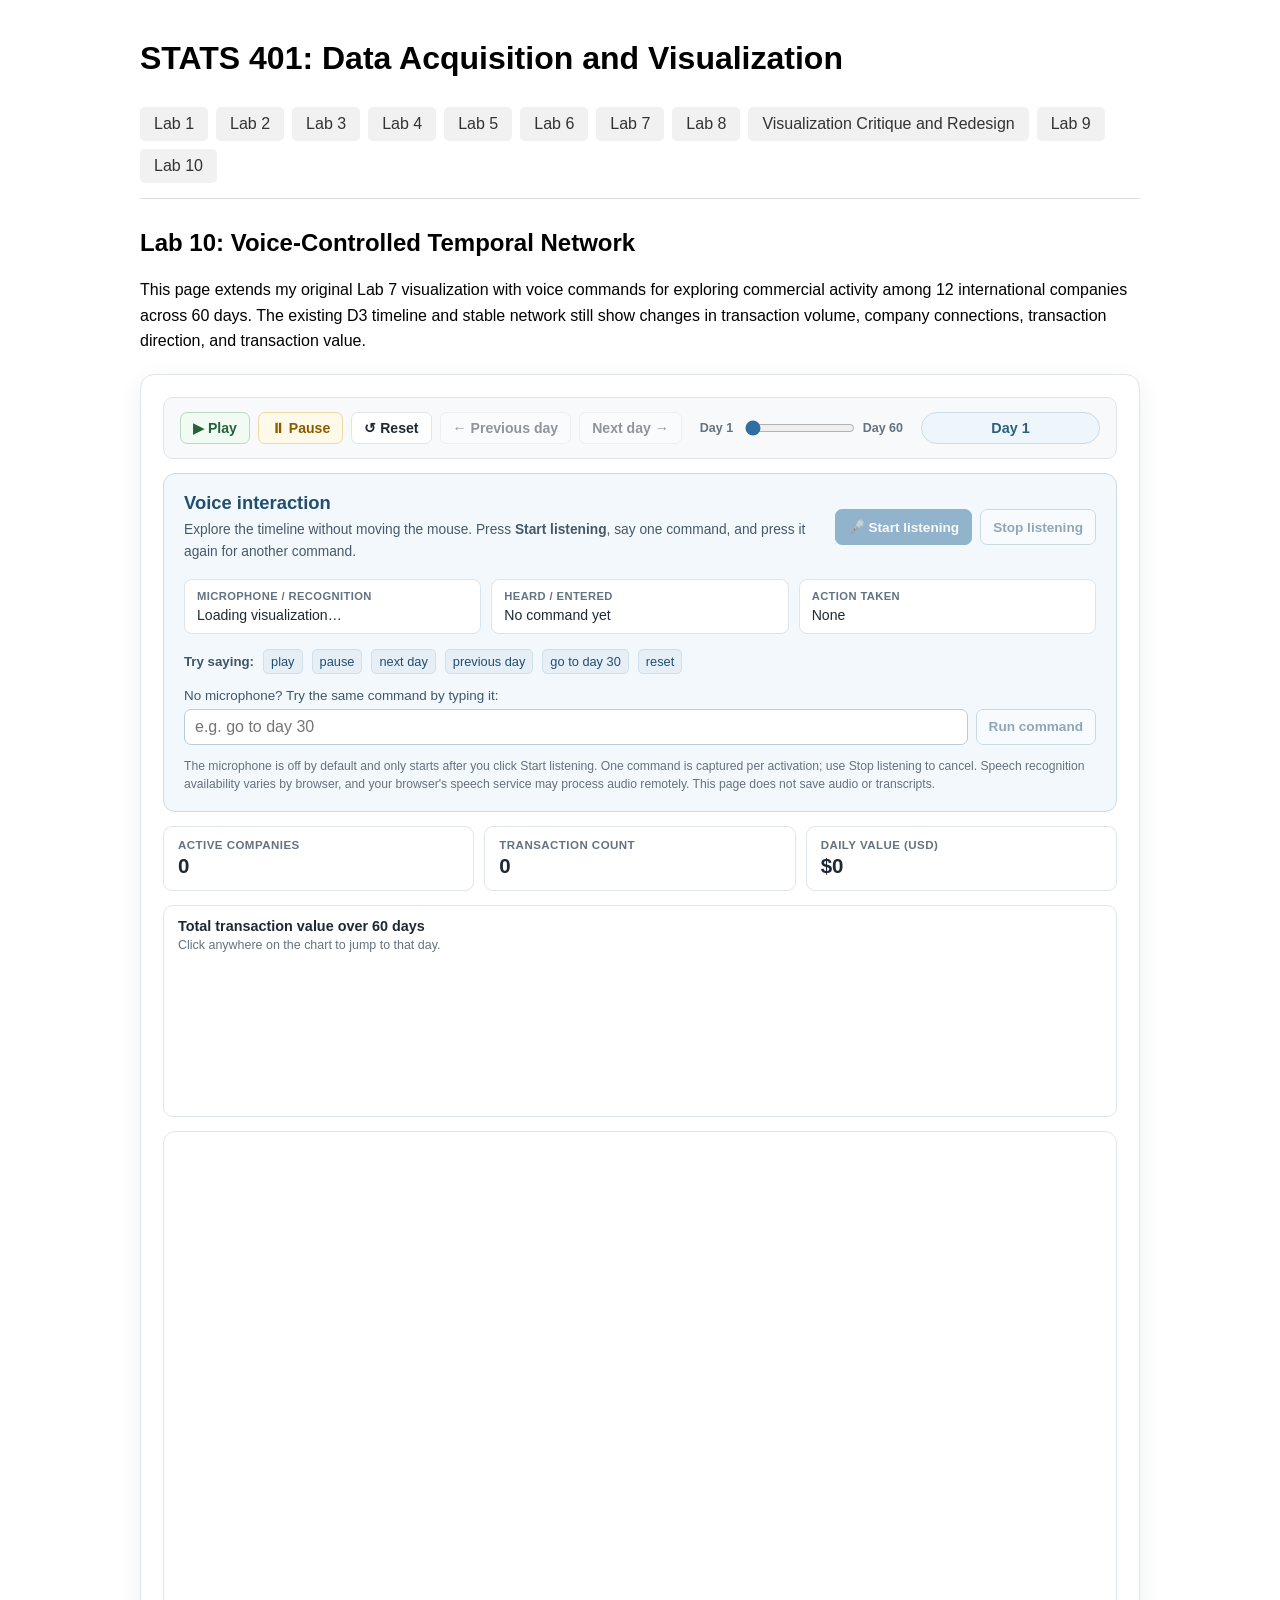
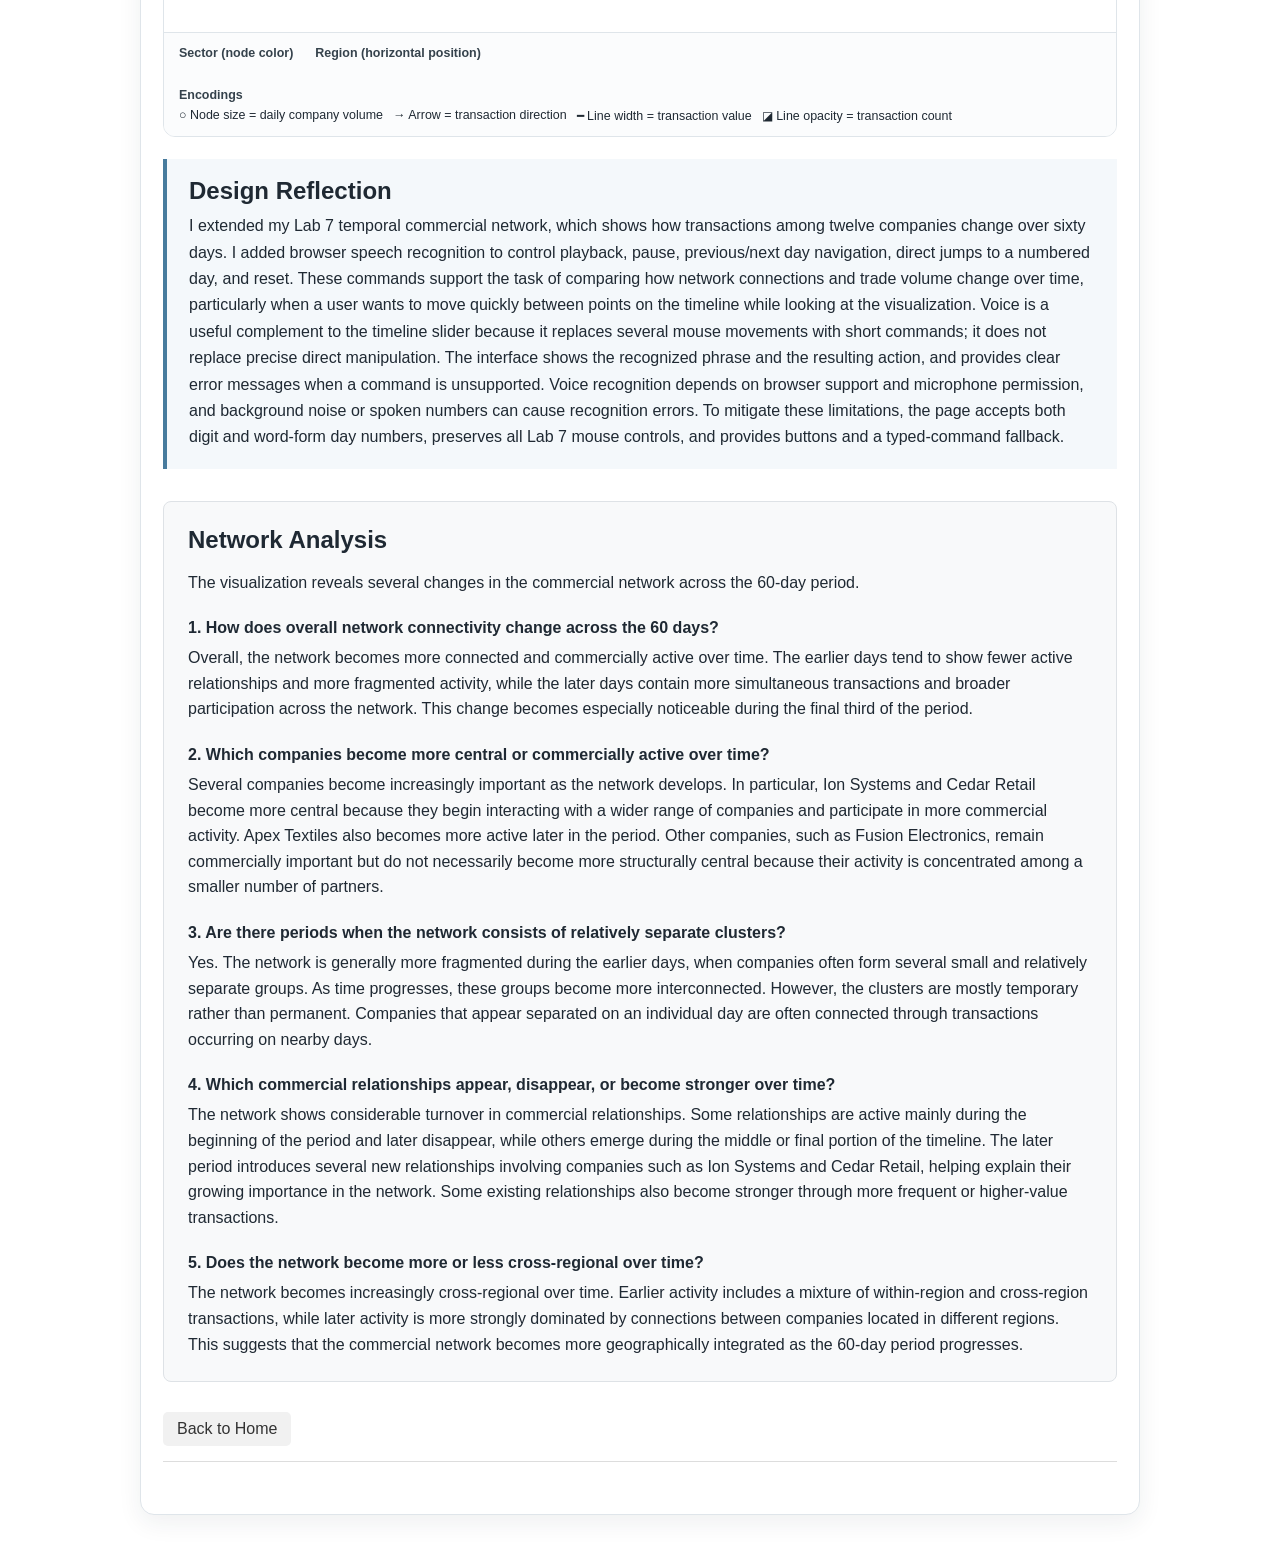
<file: lab10/index.html>
<!DOCTYPE html>
<html lang="en">
<head>
    <meta charset="UTF-8">
    <meta name="viewport" content="width=device-width, initial-scale=1.0">
    <title>Lab 10: Voice-Controlled Temporal Network</title>
    <link rel="stylesheet" href="../css/style.css">
    <link rel="stylesheet" href="../lab7/lab7.css">
    <link rel="stylesheet" href="lab10.css">
</head>
<body>
    <header>
        <h1>STATS 401: Data Acquisition and Visualization</h1>
    </header>

    <nav class="lab-nav">
        <a href="../lab1/index.html">Lab 1</a>
        <a href="../lab2/index.html">Lab 2</a>
        <a href="../lab3/index.html">Lab 3</a>
        <a href="../lab4/index.html">Lab 4</a>
        <a href="../lab5/index.html">Lab 5</a>
        <a href="../lab6/index.html">Lab 6</a>
        <a href="../lab7/index.html">Lab 7</a>
        <a href="../lab8/index.html">Lab 8</a>
        <a href="../dnas_critique_redesign/index.html">Visualization Critique and Redesign</a>
        <a href="../lab9/index.html">Lab 9</a>
        <a href="../lab10/index.html">Lab 10</a>
    </nav>

    <h2>Lab 10: Voice-Controlled Temporal Network</h2>
    <p>
        This page extends my original Lab 7 visualization with voice commands for exploring commercial activity
        among 12 international companies across 60 days. The existing D3 timeline and stable network still show
        changes in transaction volume, company connections, transaction direction, and transaction value.
    </p>

    <div class="lab7-wrapper">
        <div class="lab7-controls-panel">
            <div class="lab7-btn-group">
                <button id="play-btn" class="lab7-btn lab7-btn-play">▶ Play</button>
                <button id="pause-btn" class="lab7-btn lab7-btn-pause">⏸ Pause</button>
                <button id="reset-btn" class="lab7-btn lab7-btn-reset">↺ Reset</button>
                <button id="lab10-previous" class="lab7-btn" type="button">← Previous day</button>
                <button id="lab10-next" class="lab7-btn" type="button">Next day →</button>
            </div>

            <div class="lab7-slider-container">
                <label for="time-slider">Day 1</label>
                <input type="range" id="time-slider" min="1" max="60" value="1" step="1" aria-label="Select day of the commercial network">
                <label for="time-slider">Day 60</label>
            </div>

            <div id="date-label" class="lab7-date-badge">Day 1</div>
        </div>


        <section class="lab10-voice-panel" aria-labelledby="lab10-voice-heading">
            <div class="lab10-voice-heading-row">
                <div>
                    <h3 id="lab10-voice-heading">Voice interaction</h3>
                    <p>Explore the timeline without moving the mouse. Press <strong>Start listening</strong>, say one command, and press it again for another command.</p>
                </div>
                <div class="lab10-voice-buttons">
                    <button id="lab10-start-voice" type="button" disabled>🎤 Start listening</button>
                    <button id="lab10-stop-voice" type="button" disabled>Stop listening</button>
                </div>
            </div>

            <div class="lab10-feedback-grid" role="group" aria-label="Voice recognition feedback">
                <div class="lab10-feedback-cell">
                    <span class="lab10-feedback-label">Microphone / recognition</span>
                    <span id="lab10-voice-status" role="status" aria-live="polite">Loading visualization…</span>
                </div>
                <div class="lab10-feedback-cell">
                    <span class="lab10-feedback-label">Heard / entered</span>
                    <span id="lab10-transcript" aria-live="polite">No command yet</span>
                </div>
                <div class="lab10-feedback-cell">
                    <span class="lab10-feedback-label">Action taken</span>
                    <span id="lab10-action" aria-live="polite">None</span>
                </div>
            </div>
            <p id="lab10-command-error" class="lab10-command-error" role="alert" hidden></p>

            <div class="lab10-help">
                <strong>Try saying:</strong>
                <code>play</code> <code>pause</code> <code>next day</code>
                <code>previous day</code> <code>go to day 30</code> <code>reset</code>
            </div>
            <form id="lab10-command-form" class="lab10-command-form">
                <label for="lab10-command-input">No microphone? Try the same command by typing it:</label>
                <div class="lab10-command-row">
                    <input id="lab10-command-input" name="command" type="text" placeholder="e.g. go to day 30" autocomplete="off" disabled>
                    <button id="lab10-run-command" type="submit" disabled>Run command</button>
                </div>
            </form>
            <p class="lab10-privacy-note">The microphone is off by default and only starts after you click Start listening. One command is captured per activation; use Stop listening to cancel. Speech recognition availability varies by browser, and your browser's speech service may process audio remotely. This page does not save audio or transcripts.</p>
        </section>

        <div class="lab7-summary-bar">
            <div class="lab7-stat-card">
                <div class="lab7-card-label">Active Companies</div>
                <div id="stat-active-companies" class="lab7-card-value">0</div>
            </div>
            <div class="lab7-stat-card">
                <div class="lab7-card-label">Transaction Count</div>
                <div id="stat-active-links" class="lab7-card-value">0</div>
            </div>
            <div class="lab7-stat-card">
                <div class="lab7-card-label">Daily Value (USD)</div>
                <div id="stat-daily-value" class="lab7-card-value">$0</div>
            </div>
        </div>

        <div class="lab7-timeline-card">
            <h2 class="lab7-section-heading">Total transaction value over 60 days</h2>
            <p class="lab7-section-subtitle">Click anywhere on the chart to jump to that day.</p>
            <svg id="lab7-volume-chart" aria-label="Daily total transaction value over 60 days"></svg>
        </div>

        <div class="lab7-viz-container">
            <div id="tooltip" class="lab7-tooltip"></div>
            <svg id="lab7-network-svg" aria-label="Daily commercial transaction network"></svg>

            <div class="lab7-legend-container">
                <div class="lab7-legend-section">
                    <div class="lab7-legend-title">Sector (node color)</div>
                    <div id="sector-legend" class="lab7-legend-items"></div>
                </div>

                <div class="lab7-legend-section">
                    <div class="lab7-legend-title">Region (horizontal position)</div>
                    <div id="region-legend" class="lab7-legend-items"></div>
                </div>

                <div class="lab7-legend-section">
                    <div class="lab7-legend-title">Encodings</div>
                    <div class="lab7-legend-items">
                        <div>○ Node size = daily company volume</div>
                        <div>→ Arrow = transaction direction</div>
                        <div>━ Line width = transaction value</div>
                        <div>◪ Line opacity = transaction count</div>
                    </div>
                </div>
            </div>
        </div>


        <section class="lab10-reflection" aria-labelledby="lab10-reflection-heading">
            <h2 id="lab10-reflection-heading">Design Reflection</h2>
            <p>
                I extended my Lab 7 temporal commercial network, which shows how transactions among twelve companies
                change over sixty days. I added browser speech recognition to control playback, pause, previous/next
                day navigation, direct jumps to a numbered day, and reset. These commands support the task of
                comparing how network connections and trade volume change over time, particularly when a user wants
                to move quickly between points on the timeline while looking at the visualization. Voice is a useful
                complement to the timeline slider because it replaces several mouse movements with short commands;
                it does not replace precise direct manipulation. The interface shows the recognized phrase and the
                resulting action, and provides clear error messages when a command is unsupported. Voice recognition
                depends on browser support and microphone permission, and background noise or spoken numbers can
                cause recognition errors. To mitigate these limitations, the page accepts both digit and word-form
                day numbers, preserves all Lab 7 mouse controls, and provides buttons and a typed-command fallback.
            </p>
        </section>

        <section class="lab7-analysis">
            <h2>Network Analysis</h2>
            <p>
                The visualization reveals several changes in the commercial network
                across the 60-day period.
            </p>

            <div class="lab7-analysis-question">
                <h3>1. How does overall network connectivity change across the 60 days?</h3>
                <p>
                    Overall, the network becomes more connected and commercially active 
                    over time. The earlier days tend to show fewer active relationships
                     and more fragmented activity, while the later days contain more 
                     simultaneous transactions and broader participation across the network.
                      This change becomes especially noticeable during the final third of 
                      the period.
                </p>
            </div>

            <div class="lab7-analysis-question">
                <h3>2. Which companies become more central or commercially active over time?</h3>
                <p>
                    Several companies become increasingly important as the network develops. 
                    In particular, Ion Systems and Cedar Retail become more central because 
                    they begin interacting with a wider range of companies and participate 
                    in more commercial activity. Apex Textiles also becomes more active 
                    later in the period. Other companies, such as Fusion Electronics, 
                    remain commercially important but do not necessarily become more 
                    structurally central because their activity is concentrated among a 
                    smaller number of partners.
                </p>
            </div>

            <div class="lab7-analysis-question">
                <h3>3. Are there periods when the network consists of relatively separate clusters?</h3>
                <p>
                    Yes. The network is generally more fragmented during the earlier 
                    days, when companies often form several small and relatively separate 
                    groups. As time progresses, these groups become more interconnected. 
                    However, the clusters are mostly temporary rather than permanent. 
                    Companies that appear separated on an individual day are often connected 
                    through transactions occurring on nearby days.
                </p>
            </div>

            <div class="lab7-analysis-question">
                <h3>4. Which commercial relationships appear, disappear, or become stronger over time?</h3>
                <p>
                    The network shows considerable turnover in commercial relationships. 
                    Some relationships are active mainly during the beginning of the period 
                    and later disappear, while others emerge during the middle or final 
                    portion of the timeline. The later period introduces several new 
                    relationships involving companies such as Ion Systems and Cedar Retail, 
                    helping explain their growing importance in the network. Some existing 
                    relationships also become stronger through more frequent or 
                    higher-value transactions.
                </p>
            </div>

            <div class="lab7-analysis-question">
                <h3>5. Does the network become more or less cross-regional over time?</h3>
                <p>
                    The network becomes increasingly cross-regional over time. 
                    Earlier activity includes a mixture of within-region and 
                    cross-region transactions, while later activity is more strongly 
                    dominated by connections between companies located in different 
                    regions. This suggests that the commercial network becomes more 
                    geographically integrated as the 60-day period progresses.
                </p>
            </div>
        </section>

    <nav class="lab-nav"> 
        <a href="../index.html">Back to Home</a>
    </nav>
    </div>

    <script src="https://d3js.org/d3.v7.min.js"></script>
    <script src="../lab7/lab7.js"></script>
    <script src="lab10.js"></script>
</body>
</html>
</file>
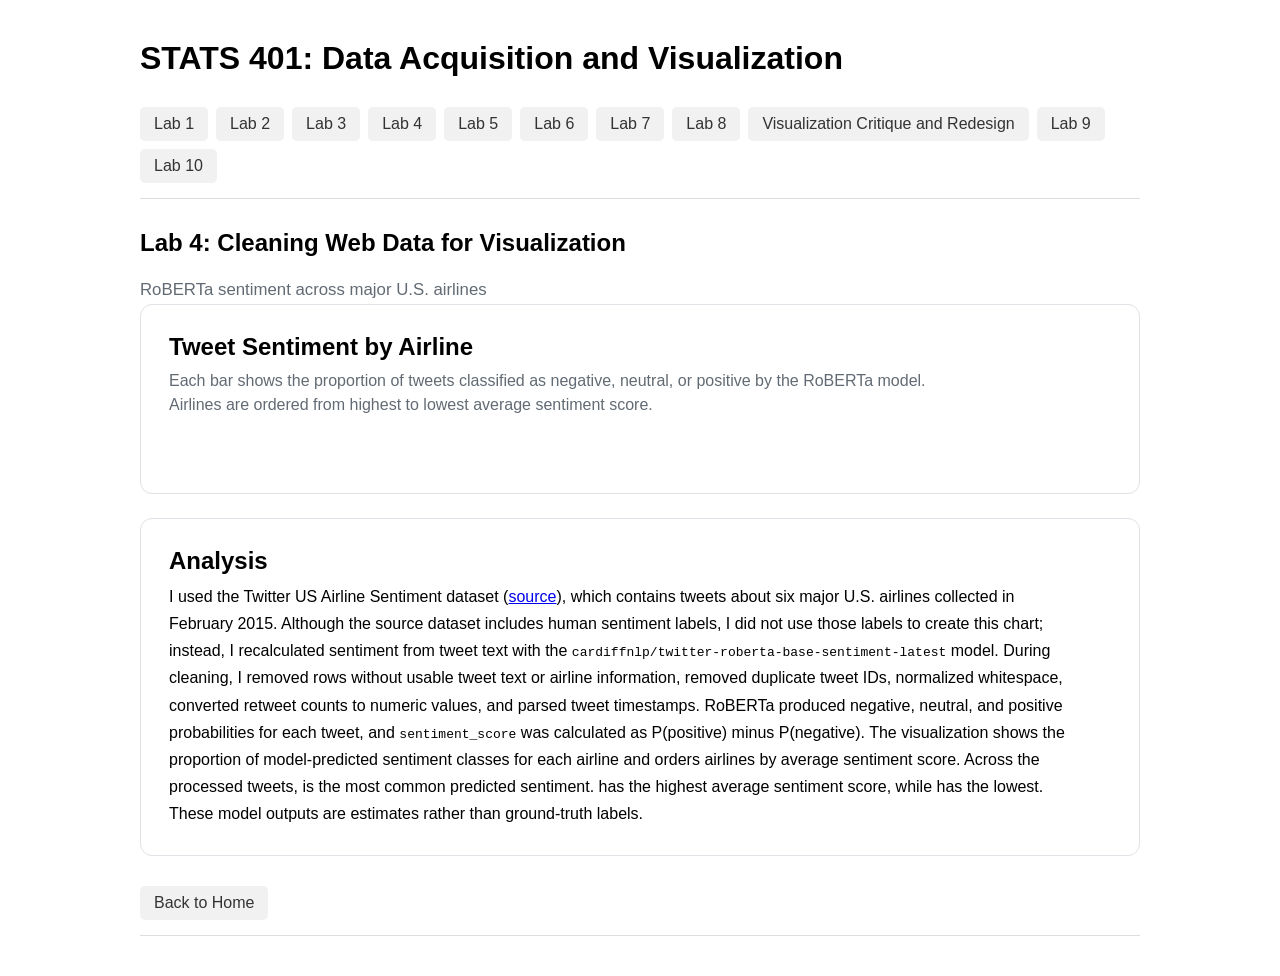
<file: lab4/index.html>
<!DOCTYPE html>
<html lang="en">
<head>
    <meta charset="UTF-8">
    <meta name="viewport" content="width=device-width, initial-scale=1.0">
    <title>Lab 4: Cleaning Web Data for Visualization</title>
    <link rel="stylesheet" href="../css/style.css">
    <link rel="stylesheet" href="lab4.css">
    <script src="https://d3js.org/d3.v7.min.js"></script>
</head>
<body>
    <header>
            <h1>STATS 401: Data Acquisition and Visualization</h1>
    </header>

    <nav class="lab-nav">
        <a href="../lab1/index.html">Lab 1</a>
        <a href="../lab2/index.html">Lab 2</a>
        <a href="../lab3/index.html">Lab 3</a>
        <a href="../lab4/index.html">Lab 4</a>
        <a href="../lab5/index.html">Lab 5</a>
        <a href="../lab6/index.html">Lab 6</a>
        <a href="../lab7/index.html">Lab 7</a>
        <a href="../lab8/index.html">Lab 8</a>
        <a href="../dnas_critique_redesign/index.html">Visualization Critique and Redesign</a>
        <a href="../lab9/index.html">Lab 9</a>
        <a href="../lab10/index.html">Lab 10</a>
    </nav>

    <main class="page">
        <h2>Lab 4: Cleaning Web Data for Visualization</h2>
        <p class="subtitle">RoBERTa sentiment across major U.S. airlines</p>

        <section class="card" aria-labelledby="chart-title">
            <h2 id="chart-title">Tweet Sentiment by Airline</h2>
            <p class="chart-note">
                Each bar shows the proportion of tweets classified as negative, neutral, or positive by the RoBERTa model.
                Airlines are ordered from highest to lowest average sentiment score.
            </p>
            <div id="legend" class="legend" aria-label="Sentiment legend"></div>
            <div id="chart" class="chart-container"></div>
            <div id="tooltip" class="tooltip" role="status" aria-live="polite"></div>
        </section>

        <section class="card analysis-card" aria-labelledby="analysis-title">
            <h2 id="analysis-title">Analysis</h2>
            <p>
                I used the Twitter US Airline Sentiment dataset
                (<a href="https://openbigdata.org/resource/twitter-us-airline-sentiment/">source</a>),
                which contains tweets about six major U.S. airlines collected in February 2015.
                Although the source dataset includes human sentiment labels, I did not use those labels
                to create this chart; instead, I recalculated sentiment from tweet text with the
                <code>cardiffnlp/twitter-roberta-base-sentiment-latest</code> model. During cleaning, I
                removed rows without usable tweet text or airline information, removed duplicate tweet IDs,
                normalized whitespace, converted retweet counts to numeric values, and parsed tweet timestamps.
                RoBERTa produced negative, neutral, and positive probabilities for each tweet, and
                <code>sentiment_score</code> was calculated as P(positive) minus P(negative). The visualization
                shows the proportion of model-predicted sentiment classes for each airline and orders airlines
                by average sentiment score. Across the processed tweets,
                <span id="dominant-sentiment"></span> is the most common predicted sentiment.
                <span id="highest-airline"></span> has the highest average sentiment score, while
                <span id="lowest-airline"></span> has the lowest. These model outputs are estimates rather
                than ground-truth labels.
            </p>
        </section>

        <p id="error-message" class="error-message" hidden></p>
    </main>

    <nav class="lab-nav"> 
        <a href="../index.html">Back to Home</a>
    </nav>

    <script src="lab4.js"></script>
</body>
</html>
</file>
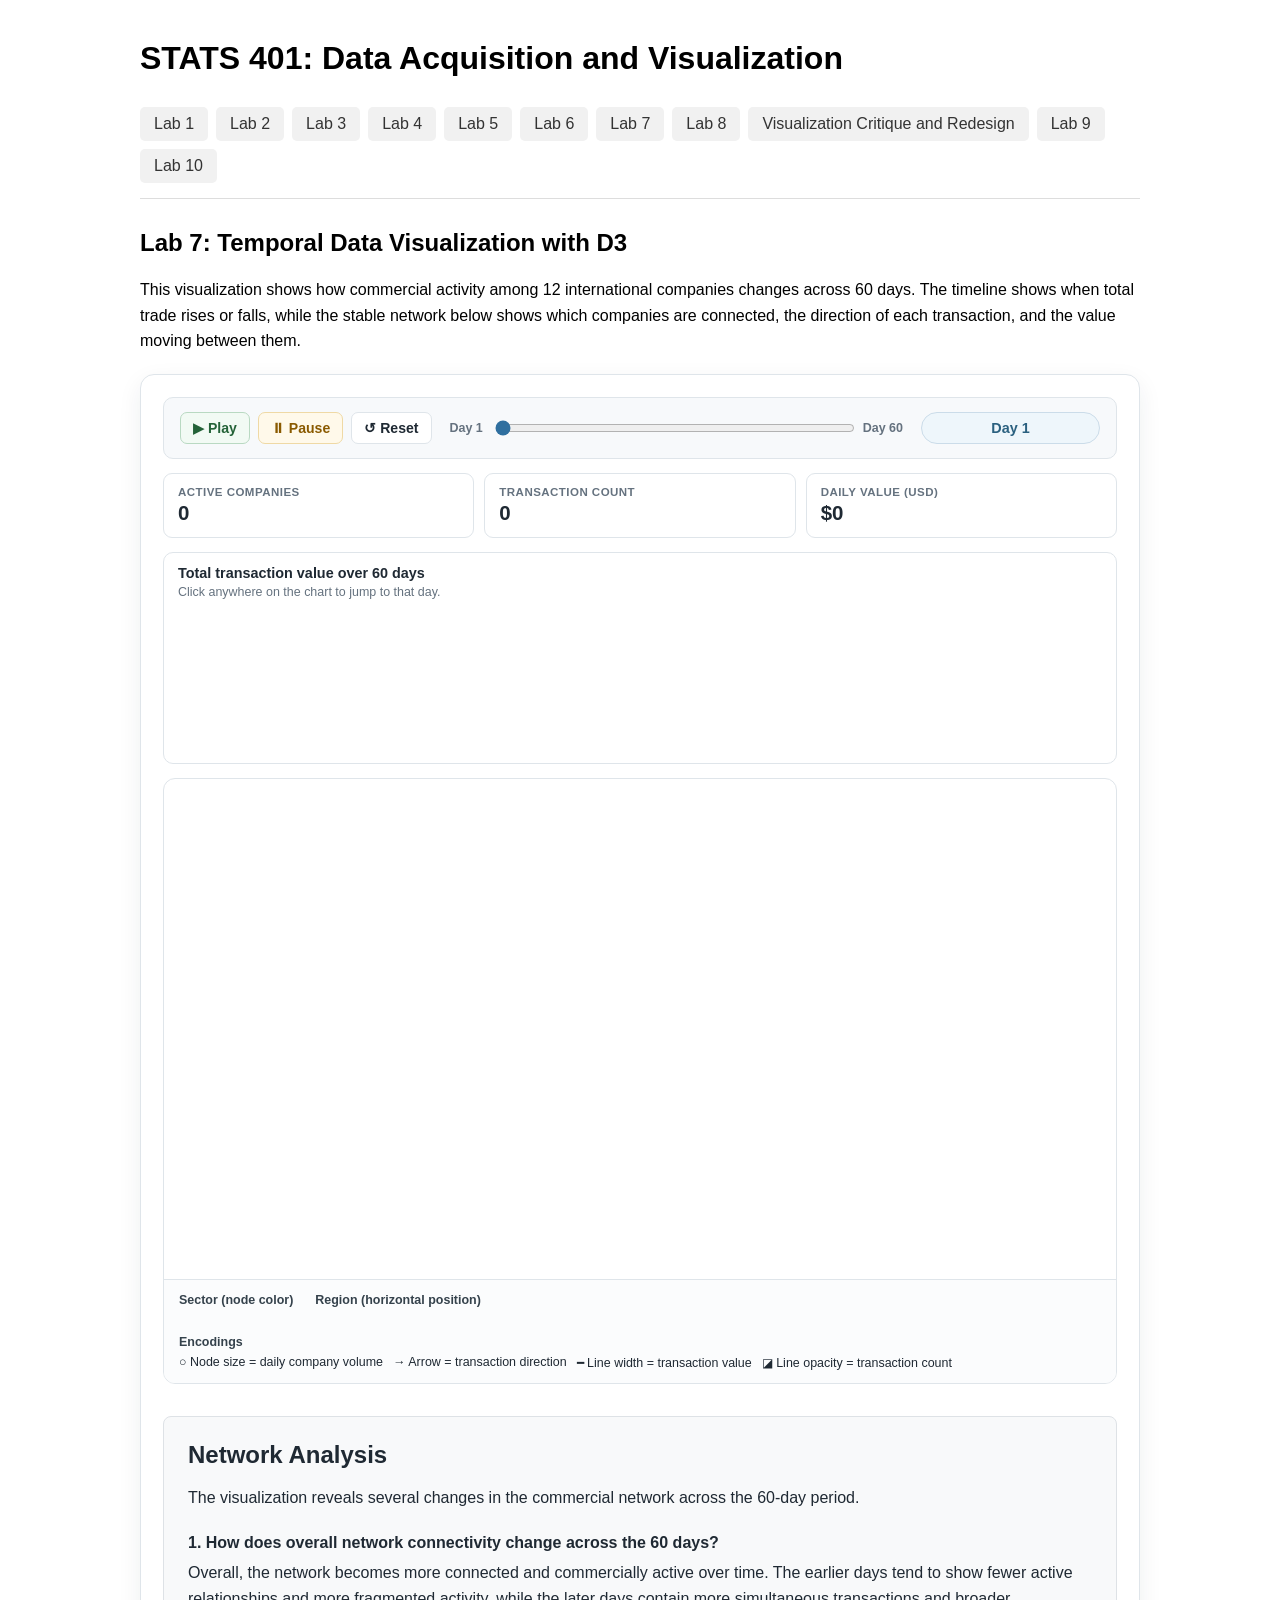
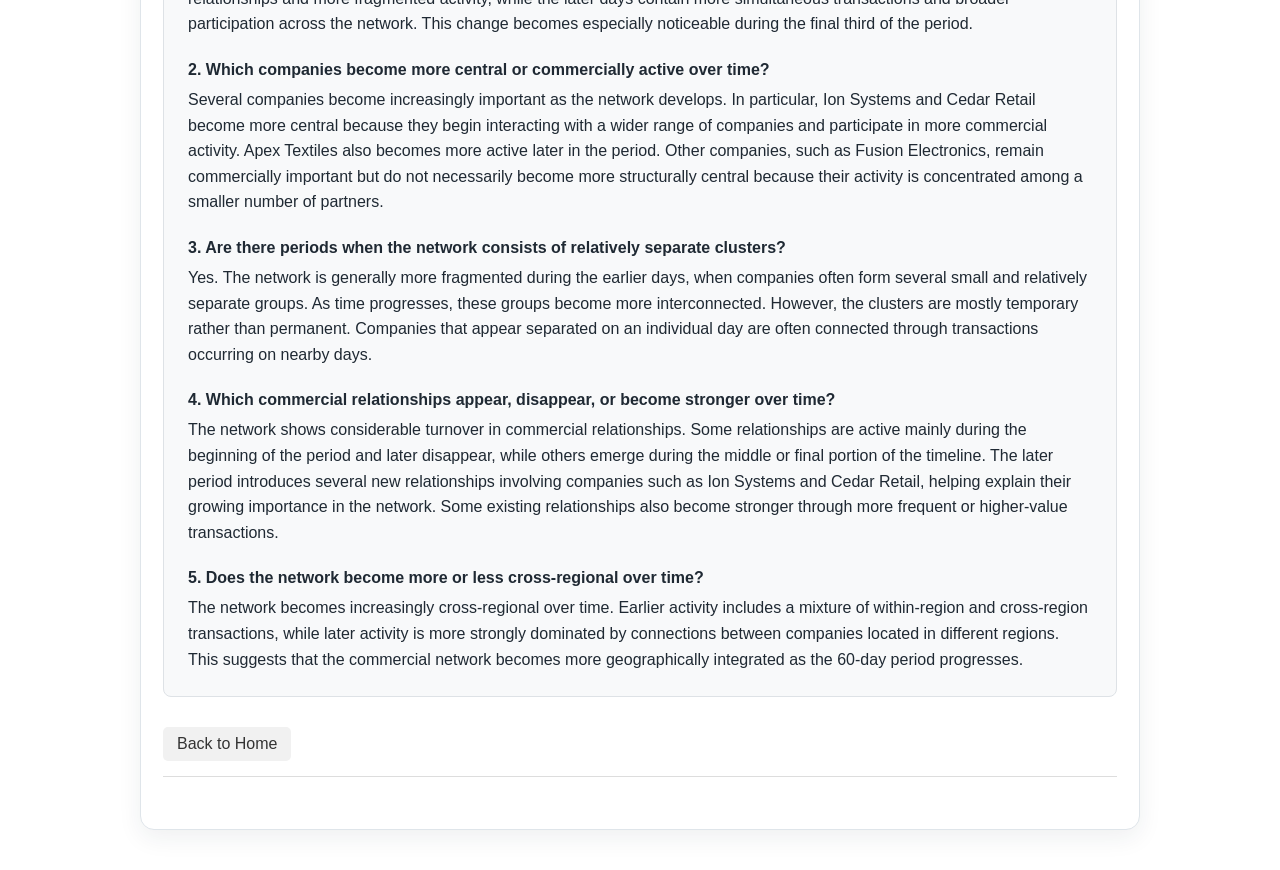
<file: lab7/index.html>
<!DOCTYPE html>
<html lang="en">
<head>
    <meta charset="UTF-8">
    <meta name="viewport" content="width=device-width, initial-scale=1.0">
    <title>Lab 7: Temporal Commercial Network</title>
    <link rel="stylesheet" href="../css/style.css">
    <link rel="stylesheet" href="lab7.css">
</head>
<body>
    <header>
        <h1>STATS 401: Data Acquisition and Visualization</h1>
    </header>

    <nav class="lab-nav">
        <a href="../lab1/index.html">Lab 1</a>
        <a href="../lab2/index.html">Lab 2</a>
        <a href="../lab3/index.html">Lab 3</a>
        <a href="../lab4/index.html">Lab 4</a>
        <a href="../lab5/index.html">Lab 5</a>
        <a href="../lab6/index.html">Lab 6</a>
        <a href="../lab7/index.html">Lab 7</a>
        <a href="../lab8/index.html">Lab 8</a>
        <a href="../dnas_critique_redesign/index.html">Visualization Critique and Redesign</a>
        <a href="../lab9/index.html">Lab 9</a>
        <a href="../lab10/index.html">Lab 10</a>
    </nav>

    <h2>Lab 7: Temporal Data Visualization with D3</h2>
    <p>
        This visualization shows how commercial activity among 12 international companies changes across 60 days.
        The timeline shows when total trade rises or falls, while the stable network below shows which companies are
        connected, the direction of each transaction, and the value moving between them.
    </p>

    <div class="lab7-wrapper">
        <div class="lab7-controls-panel">
            <div class="lab7-btn-group">
                <button id="play-btn" class="lab7-btn lab7-btn-play">▶ Play</button>
                <button id="pause-btn" class="lab7-btn lab7-btn-pause">⏸ Pause</button>
                <button id="reset-btn" class="lab7-btn lab7-btn-reset">↺ Reset</button>
            </div>

            <div class="lab7-slider-container">
                <label for="time-slider">Day 1</label>
                <input type="range" id="time-slider" min="1" max="60" value="1" step="1">
                <label for="time-slider">Day 60</label>
            </div>

            <div id="date-label" class="lab7-date-badge">Day 1</div>
        </div>

        <div class="lab7-summary-bar">
            <div class="lab7-stat-card">
                <div class="lab7-card-label">Active Companies</div>
                <div id="stat-active-companies" class="lab7-card-value">0</div>
            </div>
            <div class="lab7-stat-card">
                <div class="lab7-card-label">Transaction Count</div>
                <div id="stat-active-links" class="lab7-card-value">0</div>
            </div>
            <div class="lab7-stat-card">
                <div class="lab7-card-label">Daily Value (USD)</div>
                <div id="stat-daily-value" class="lab7-card-value">$0</div>
            </div>
        </div>

        <div class="lab7-timeline-card">
            <h2 class="lab7-section-heading">Total transaction value over 60 days</h2>
            <p class="lab7-section-subtitle">Click anywhere on the chart to jump to that day.</p>
            <svg id="lab7-volume-chart" aria-label="Daily total transaction value over 60 days"></svg>
        </div>

        <div class="lab7-viz-container">
            <div id="tooltip" class="lab7-tooltip"></div>
            <svg id="lab7-network-svg" aria-label="Daily commercial transaction network"></svg>

            <div class="lab7-legend-container">
                <div class="lab7-legend-section">
                    <div class="lab7-legend-title">Sector (node color)</div>
                    <div id="sector-legend" class="lab7-legend-items"></div>
                </div>

                <div class="lab7-legend-section">
                    <div class="lab7-legend-title">Region (horizontal position)</div>
                    <div id="region-legend" class="lab7-legend-items"></div>
                </div>

                <div class="lab7-legend-section">
                    <div class="lab7-legend-title">Encodings</div>
                    <div class="lab7-legend-items">
                        <div>○ Node size = daily company volume</div>
                        <div>→ Arrow = transaction direction</div>
                        <div>━ Line width = transaction value</div>
                        <div>◪ Line opacity = transaction count</div>
                    </div>
                </div>
            </div>
        </div>

        <section class="lab7-analysis">
            <h2>Network Analysis</h2>
            <p>
                The visualization reveals several changes in the commercial network
                across the 60-day period.
            </p>

            <div class="lab7-analysis-question">
                <h3>1. How does overall network connectivity change across the 60 days?</h3>
                <p>
                    Overall, the network becomes more connected and commercially active 
                    over time. The earlier days tend to show fewer active relationships
                     and more fragmented activity, while the later days contain more 
                     simultaneous transactions and broader participation across the network.
                      This change becomes especially noticeable during the final third of 
                      the period.
                </p>
            </div>

            <div class="lab7-analysis-question">
                <h3>2. Which companies become more central or commercially active over time?</h3>
                <p>
                    Several companies become increasingly important as the network develops. 
                    In particular, Ion Systems and Cedar Retail become more central because 
                    they begin interacting with a wider range of companies and participate 
                    in more commercial activity. Apex Textiles also becomes more active 
                    later in the period. Other companies, such as Fusion Electronics, 
                    remain commercially important but do not necessarily become more 
                    structurally central because their activity is concentrated among a 
                    smaller number of partners.
                </p>
            </div>

            <div class="lab7-analysis-question">
                <h3>3. Are there periods when the network consists of relatively separate clusters?</h3>
                <p>
                    Yes. The network is generally more fragmented during the earlier 
                    days, when companies often form several small and relatively separate 
                    groups. As time progresses, these groups become more interconnected. 
                    However, the clusters are mostly temporary rather than permanent. 
                    Companies that appear separated on an individual day are often connected 
                    through transactions occurring on nearby days.
                </p>
            </div>

            <div class="lab7-analysis-question">
                <h3>4. Which commercial relationships appear, disappear, or become stronger over time?</h3>
                <p>
                    The network shows considerable turnover in commercial relationships. 
                    Some relationships are active mainly during the beginning of the period 
                    and later disappear, while others emerge during the middle or final 
                    portion of the timeline. The later period introduces several new 
                    relationships involving companies such as Ion Systems and Cedar Retail, 
                    helping explain their growing importance in the network. Some existing 
                    relationships also become stronger through more frequent or 
                    higher-value transactions.
                </p>
            </div>

            <div class="lab7-analysis-question">
                <h3>5. Does the network become more or less cross-regional over time?</h3>
                <p>
                    The network becomes increasingly cross-regional over time. 
                    Earlier activity includes a mixture of within-region and 
                    cross-region transactions, while later activity is more strongly 
                    dominated by connections between companies located in different 
                    regions. This suggests that the commercial network becomes more 
                    geographically integrated as the 60-day period progresses.
                </p>
            </div>
        </section>

    <nav class="lab-nav"> 
        <a href="../index.html">Back to Home</a>
    </nav>
    </div>

    <script src="https://d3js.org/d3.v7.min.js"></script>
    <script src="lab7.js"></script>
</body>
</html>
</file>
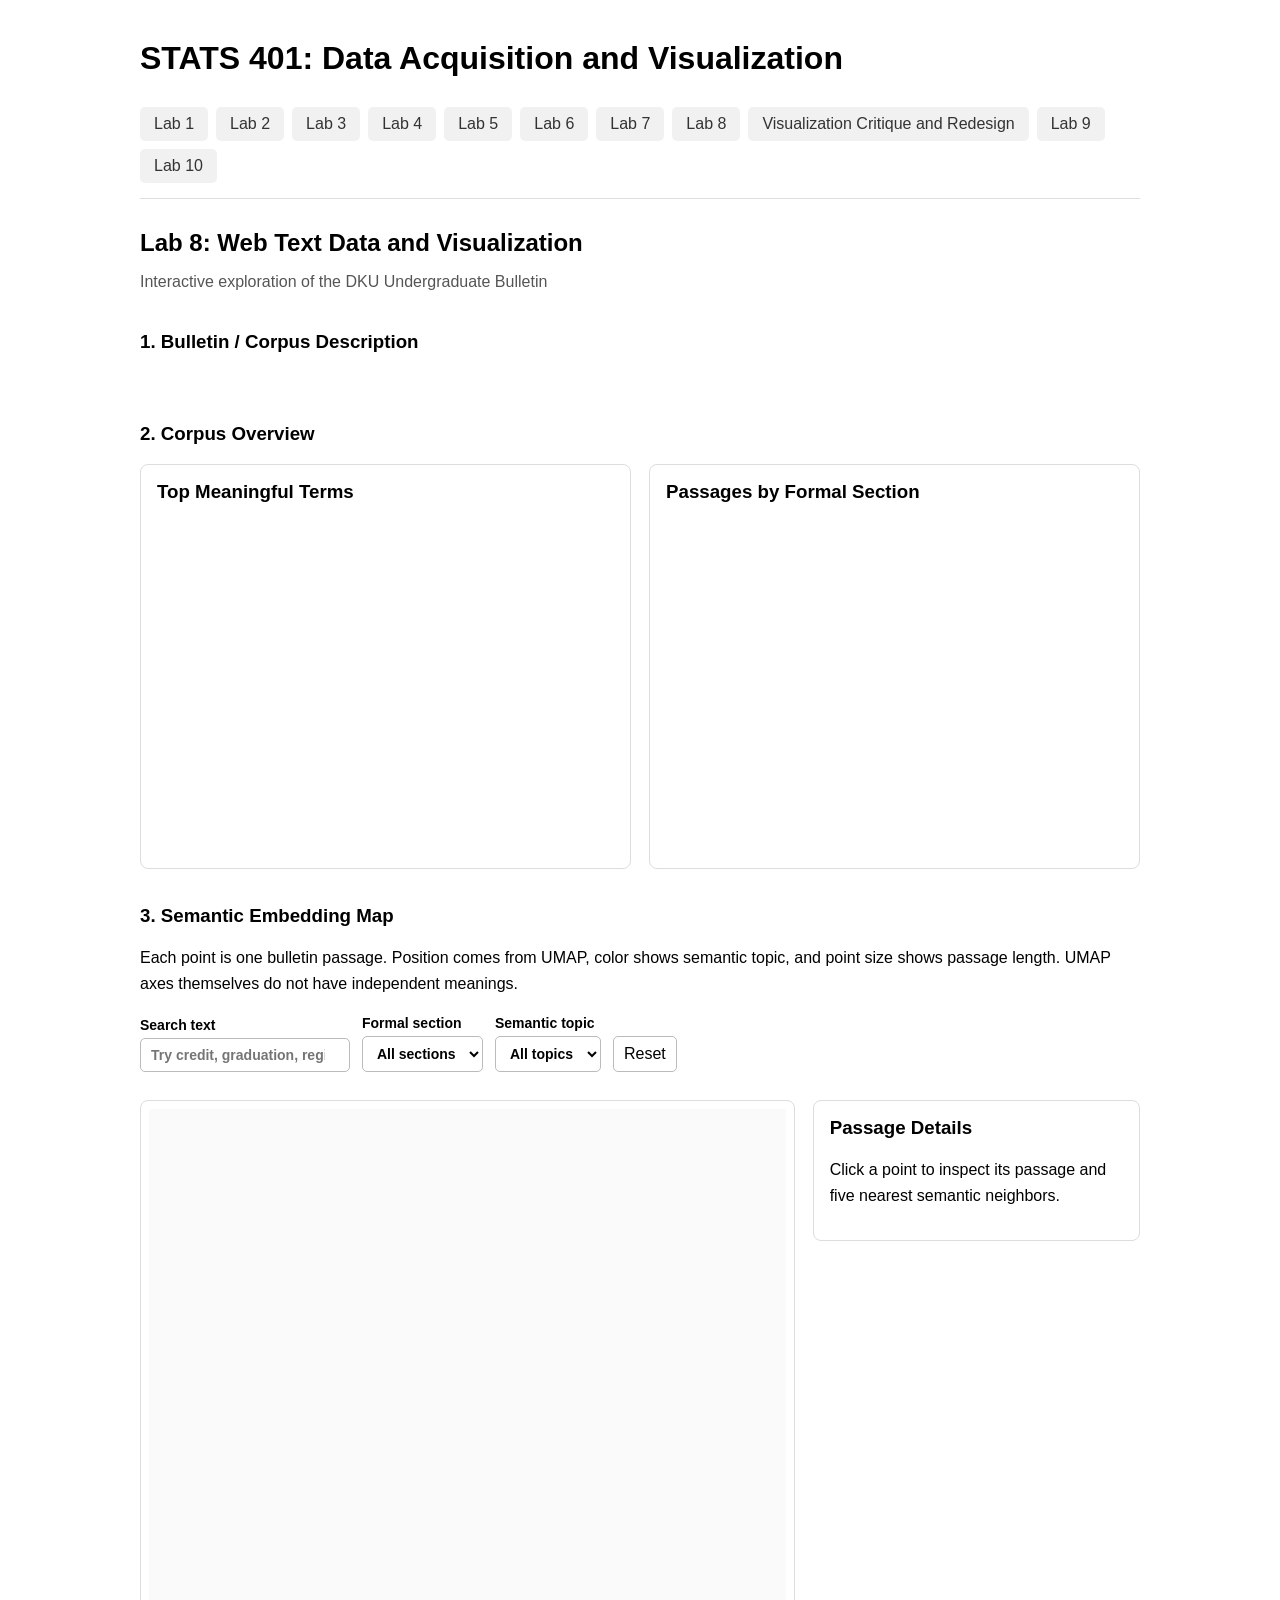
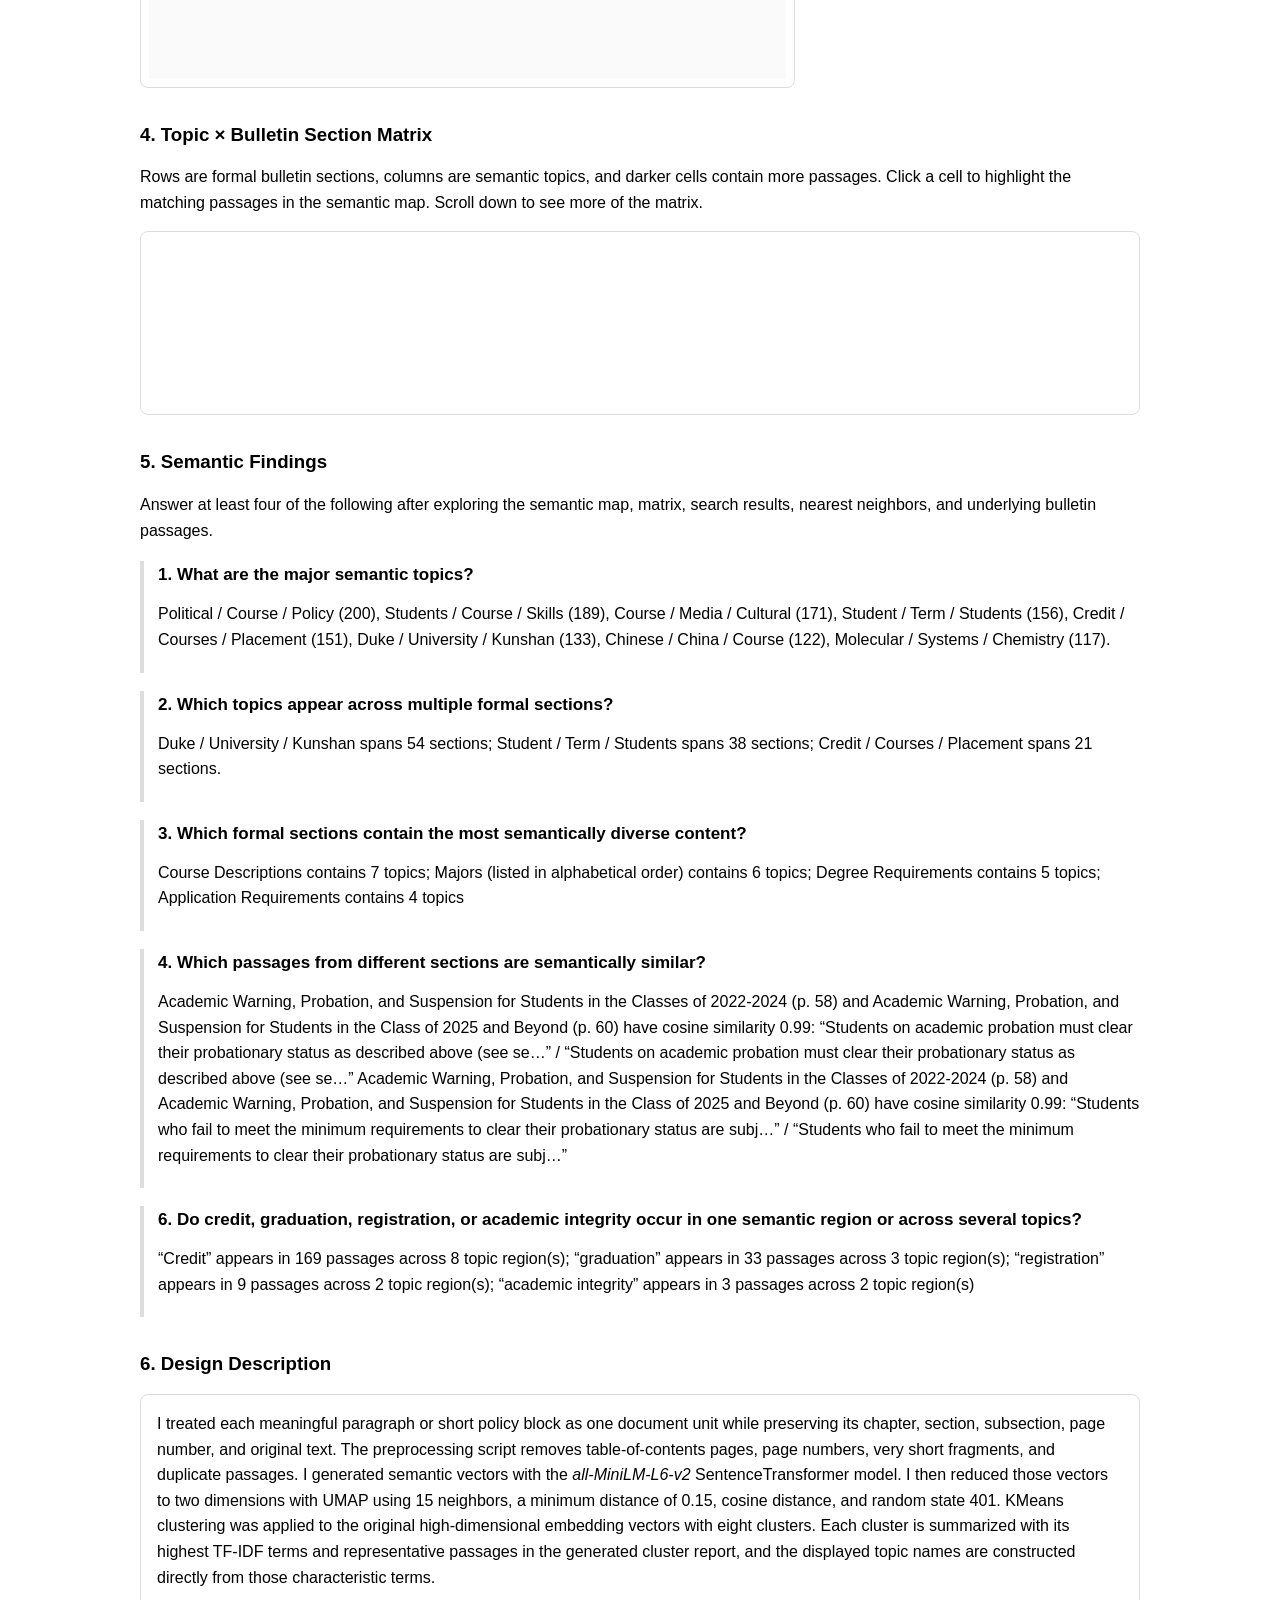
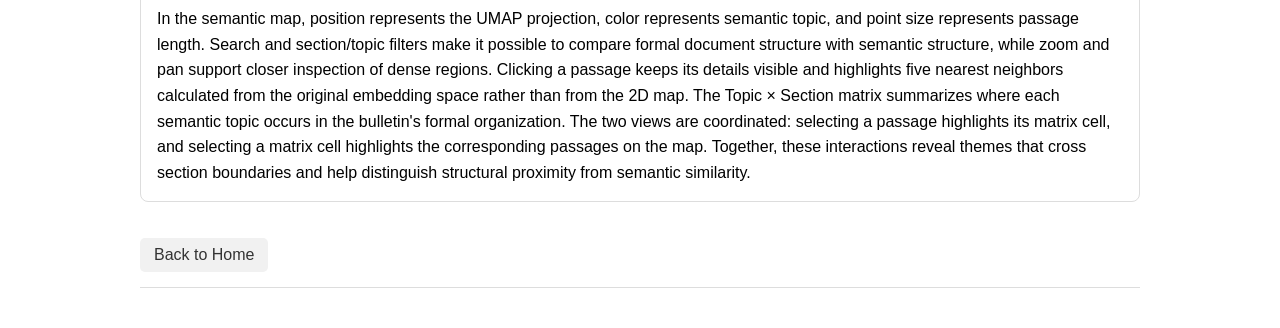
<file: lab8/index.html>
<!DOCTYPE html>
<html lang="en">
<head>
    <meta charset="UTF-8">
    <meta name="viewport" content="width=device-width, initial-scale=1.0">
    <title>Lab 8: Web Text Data and Visualization</title>
    <link rel="stylesheet" href="../css/style.css">
    <link rel="stylesheet" href="lab8.css">
</head>
<body class="lab8-page">
    <header>
        <h1>STATS 401: Data Acquisition and Visualization</h1>
    </header>
    <nav class="lab-nav">
        <a href="../lab1/index.html">Lab 1</a>
        <a href="../lab2/index.html">Lab 2</a>
        <a href="../lab3/index.html">Lab 3</a>
        <a href="../lab4/index.html">Lab 4</a>
        <a href="../lab5/index.html">Lab 5</a>
        <a href="../lab6/index.html">Lab 6</a>
        <a href="../lab7/index.html">Lab 7</a>
        <a href="../lab8/index.html">Lab 8</a>
        <a href="../dnas_critique_redesign/index.html">Visualization Critique and Redesign</a>
        <a href="../lab9/index.html">Lab 9</a>
        <a href="../lab10/index.html">Lab 10</a>
    </nav>

    <main class="lab8-main">
        <header class="lab8-header">
            <h2>Lab 8: Web Text Data and Visualization</h2>
            <p class="lab8-subtitle">Interactive exploration of the DKU Undergraduate Bulletin</p>
        </header>

        <section class="lab8-section" id="corpus-description">
            <h3>1. Bulletin / Corpus Description</h3>
            <div id="lab8-bulletin-meta" class="lab8-meta-grid"></div>
            <div id="lab8-corpus-stats" class="lab8-stat-grid"></div>
        </section>

        <section class="lab8-section" id="corpus-overview">
            <h3>2. Corpus Overview</h3>
            <div class="lab8-two-column">
                <div class="lab8-card">
                    <h3>Top Meaningful Terms</h3>
                    <svg id="lab8-terms-chart" class="lab8-small-chart" role="img" aria-label="Top meaningful terms"></svg>
                </div>
                <div class="lab8-card">
                    <h3>Passages by Formal Section</h3>
                    <svg id="lab8-sections-chart" class="lab8-small-chart" role="img" aria-label="Passages by formal section"></svg>
                </div>
            </div>
        </section>

        <section class="lab8-section" id="semantic-map-section">
            <h3>3. Semantic Embedding Map</h3>
            <p>
                Each point is one bulletin passage. Position comes from UMAP, color shows semantic topic,
                and point size shows passage length. UMAP axes themselves do not have independent meanings.
            </p>

            <div class="lab8-controls">
                <label>
                    Search text
                    <input id="lab8-search" type="search" placeholder="Try credit, graduation, registration...">
                </label>
                <label>
                    Formal section
                    <select id="lab8-section-filter"><option value="all">All sections</option></select>
                </label>
                <label>
                    Semantic topic
                    <select id="lab8-topic-filter"><option value="all">All topics</option></select>
                </label>
                <button id="lab8-reset" type="button">Reset</button>
            </div>

            <div id="lab8-topic-legend" class="lab8-legend"></div>

            <div class="lab8-map-layout">
                <div class="lab8-card lab8-map-card">
                    <svg id="lab8-semantic-map" role="img" aria-label="Semantic embedding map"></svg>
                </div>
                <aside id="lab8-detail-panel" class="lab8-card lab8-detail-panel">
                    <h3>Passage Details</h3>
                    <p>Click a point to inspect its passage and five nearest semantic neighbors.</p>
                </aside>
            </div>
        </section>

        <section class="lab8-section" id="matrix-section">
            <h3>4. Topic × Bulletin Section Matrix</h3>
            <p>
                Rows are formal bulletin sections, columns are semantic topics, and darker cells contain more passages.
                Click a cell to highlight the matching passages in the semantic map. Scroll down to see more of the
                matrix.
            </p>
            <div class="lab8-card lab8-matrix-wrap">
                <svg id="lab8-matrix" role="img" aria-label="Topic by bulletin section matrix"></svg>
            </div>
        </section>

        <section class="lab8-section" id="findings-section">
            <h3>5. Semantic Findings</h3>
            <p>
                Answer at least four of the following after exploring the semantic map, matrix,
                search results, nearest neighbors, and underlying bulletin passages.
            </p>

            <article class="lab8-finding">
                <h3>1. What are the major semantic topics?</h3>
                <p>Political / Course / Policy (200), Students / Course / Skills (189), 
                    Course / Media / Cultural (171), Student / Term / Students (156), 
                    Credit / Courses / Placement (151), Duke / University / Kunshan (133), 
                    Chinese / China / Course (122), Molecular / Systems / Chemistry (117).</p>
            </article>

            <article class="lab8-finding">
                <h3>2. Which topics appear across multiple formal sections?</h3>
                <p>Duke / University / Kunshan spans 54 sections; Student / Term / Students 
                    spans 38 sections; Credit / Courses / Placement spans 21 sections.</p>
            </article>

            <article class="lab8-finding">
                <h3>3. Which formal sections contain the most semantically diverse content?</h3>
                <p>Course Descriptions contains 7 topics; Majors (listed in alphabetical order) 
                    contains 6 topics; Degree Requirements contains 5 topics; Application 
                    Requirements contains 4 topics</p>
            </article>

            <article class="lab8-finding">
                <h3>4. Which passages from different sections are semantically similar?</h3>
                <p>Academic Warning, Probation, and Suspension for Students in the Classes 
                    of 2022-2024 (p. 58) and Academic Warning, Probation, and Suspension 
                    for Students in the Class of 2025 and Beyond (p. 60) 
                    have cosine similarity 0.99: “Students on academic probation must 
                    clear their probationary status as described above (see se…” / 
                    “Students on academic probation must clear their probationary status as 
                    described above (see se…” Academic Warning, Probation, and Suspension for 
                    Students in the Classes of 2022-2024 (p. 58) and Academic Warning, Probation, 
                    and Suspension for Students in the Class of 2025 and Beyond (p. 60) have 
                    cosine similarity 0.99: “Students who fail to meet the minimum 
                    requirements to clear their probationary status are subj…” / “Students 
                    who fail to meet the minimum requirements to clear their probationary status 
                    are subj…”</p>
            </article>

            <article class="lab8-finding">
                <h3>6. Do credit, graduation, registration, or academic integrity occur in one 
                    semantic region or across several topics?</h3>
                <p>“Credit” appears in 169 passages across 8 topic region(s); “graduation” 
                    appears in 33 passages across 3 topic region(s); “registration” 
                    appears in 9 passages across 2 topic region(s); “academic integrity” 
                    appears in 3 passages across 2 topic region(s)</p>
            </article>
        </section>

        <section class="lab8-section" id="design-section">
            <h3>6. Design Description</h3>
            <div class="lab8-card lab8-design-text">
                <p>
                    I treated each meaningful paragraph or short policy block as one document unit while preserving its chapter,
                    section, subsection, page number, and original text. The preprocessing script removes table-of-contents pages,
                    page numbers, very short fragments, and duplicate passages. I generated semantic vectors with the
                    <i>all-MiniLM-L6-v2</i> SentenceTransformer model. I then reduced those vectors to two dimensions with
                    UMAP using 15 neighbors, a minimum distance of 0.15, cosine distance, and random state 401. KMeans clustering
                    was applied to the original high-dimensional embedding vectors with eight clusters. Each cluster is summarized
                    with its highest TF-IDF terms and representative passages in the generated cluster report, and the displayed
                    topic names are constructed directly from those characteristic terms.
                </p>
                <p>
                    In the semantic map, position represents the UMAP projection, color represents semantic topic, and point size
                    represents passage length. Search and section/topic filters make it possible to compare formal document structure
                    with semantic structure, while zoom and pan support closer inspection of dense regions. Clicking a passage keeps
                    its details visible and highlights five nearest neighbors calculated from the original embedding space rather than
                    from the 2D map. The Topic × Section matrix summarizes where each semantic topic occurs in the bulletin's formal
                    organization. The two views are coordinated: selecting a passage highlights its matrix cell, and selecting a matrix
                    cell highlights the corresponding passages on the map. Together, these interactions reveal themes that cross section
                    boundaries and help distinguish structural proximity from semantic similarity.
                </p>
            </div>
        </section>
    </main>

    <div id="lab8-tooltip" class="lab8-tooltip" aria-hidden="true"></div>
    <nav class="lab-nav"> 
        <a href="../index.html">Back to Home</a>
    </nav>

    <script src="https://d3js.org/d3.v7.min.js"></script>
    <script src="lab8.js"></script>
</body>
</html>
</file>
<file: css/style.css>
body {
    font-family: Arial, sans-serif;
    max-width: 1000px;
    margin: 40px auto;
    padding: 0 20px;
}

h1 {
    font-size: 32px;
}

h2 {
    margin-top: 30px;
}

p {
    line-height: 1.6;
}

#chart {
    margin-top: 30px;
}

.lab-nav {
    display: flex;
    flex-wrap: wrap;
    gap: 8px;
    margin: 30px 0;
    padding-bottom: 15px;
    border-bottom: 1px solid #ddd;
}

.lab-nav a {
    padding: 8px 14px;
    text-decoration: none;
    background: #f1f1f1;
    color: #333;
    border-radius: 5px;
}

.lab-nav a:hover {
    background: #333;
    color: white;
}

.bar {
    fill: steelblue;
}

.student-name {
    font-size: 14px;
    text-anchor: middle;
}

.student-score {
    font-size: 14px;
    text-anchor: middle;
}
</file>
<file: lab7/lab7.css>
.lab7-wrapper {
    --lab7-text: #1f2933;
    --lab7-muted: #65727f;
    --lab7-border: #dfe5ea;
    --lab7-panel: #ffffff;
    --lab7-soft: #f7f9fb;
    --lab7-accent: #2f6f9f;

    background: var(--lab7-panel);
    border: 1px solid var(--lab7-border);
    border-radius: 14px;
    box-shadow: 0 8px 24px rgba(25, 39, 52, 0.07);
    padding: 22px;
    margin-top: 20px;
    font-family: inherit;
    color: var(--lab7-text);
}

.lab7-wrapper .lab7-controls-panel {
    display: grid;
    grid-template-columns: auto minmax(280px, 1fr) auto;
    align-items: center;
    gap: 18px;
    padding: 14px 16px;
    margin-bottom: 14px;
    background: var(--lab7-soft);
    border: 1px solid var(--lab7-border);
    border-radius: 10px;
}

.lab7-wrapper .lab7-btn-group {
    display: flex;
    gap: 8px;
}

.lab7-wrapper .lab7-btn {
    border: 1px solid var(--lab7-border);
    border-radius: 7px;
    padding: 7px 12px;
    background: #fff;
    color: var(--lab7-text);
    font: inherit;
    font-size: 0.88rem;
    font-weight: 650;
    cursor: pointer;
}

.lab7-wrapper .lab7-btn:hover {
    background: #eef3f7;
}

.lab7-wrapper .lab7-btn-play {
    border-color: #b9d9c2;
    background: #f2faf4;
    color: #246238;
}

.lab7-wrapper .lab7-btn-pause {
    border-color: #efd9a5;
    background: #fff9ea;
    color: #8a5a00;
}

.lab7-wrapper .lab7-slider-container {
    display: grid;
    grid-template-columns: auto 1fr auto;
    align-items: center;
    gap: 10px;
}

.lab7-wrapper .lab7-slider-container label {
    color: var(--lab7-muted);
    font-size: 0.78rem !important;
    font-weight: 600 !important;
}

.lab7-wrapper .lab7-slider-container input[type="range"] {
    width: 100%;
    accent-color: var(--lab7-accent);
}

.lab7-wrapper .lab7-date-badge {
    min-width: 155px;
    padding: 7px 11px;
    border: 1px solid #cbdce9;
    border-radius: 999px;
    background: #eef6fb;
    color: #2a607f;
    text-align: center;
    font-size: 0.9rem;
    font-weight: 700;
}

.lab7-wrapper .lab7-summary-bar {
    display: grid;
    grid-template-columns: repeat(3, 1fr);
    gap: 10px;
    margin-bottom: 14px;
}

.lab7-wrapper .lab7-stat-card {
    padding: 12px 14px;
    border: 1px solid var(--lab7-border);
    border-radius: 9px;
    background: #fff;
}

.lab7-wrapper .lab7-card-label {
    margin-bottom: 3px;
    color: var(--lab7-muted);
    font-size: 0.72rem;
    font-weight: 700;
    letter-spacing: 0.04em;
    text-transform: uppercase;
}

.lab7-wrapper .lab7-card-value {
    color: var(--lab7-text);
    font-size: 1.28rem;
    font-weight: 750;
}

.lab7-wrapper .lab7-timeline-card {
    margin-bottom: 14px;
    padding: 12px 14px 6px;
    border: 1px solid var(--lab7-border);
    border-radius: 10px;
    background: #fff;
}

.lab7-wrapper .lab7-section-heading {
    margin: 0 0 2px;
    font-size: 0.9rem;
    font-weight: 750;
}

.lab7-wrapper .lab7-section-subtitle {
    margin: 0 0 4px;
    color: var(--lab7-muted);
    font-size: 0.78rem;
}

.lab7-wrapper #lab7-volume-chart,
.lab7-wrapper #lab7-network-svg {
    display: block;
    width: 100%;
    height: auto;
}

.lab7-wrapper #lab7-volume-chart {
    min-height: 120px;
}

.lab7-wrapper .lab7-volume-area {
    fill: #dcebf5;
    opacity: 0.75;
}

.lab7-wrapper .lab7-volume-line {
    fill: none;
    stroke: #477b9d;
    stroke-width: 2.2px;
}

.lab7-wrapper .lab7-timeline-axis text {
    fill: #75818c;
    font-size: 10px;
}

.lab7-wrapper .lab7-timeline-axis line,
.lab7-wrapper .lab7-timeline-axis path {
    stroke: #d6dde3;
}

.lab7-wrapper .lab7-axis-label {
    fill: #75818c;
    font-size: 10px;
}

.lab7-wrapper .lab7-marker-line {
    stroke: #214f70;
    stroke-width: 1.3px;
    stroke-dasharray: 4 3;
}

.lab7-wrapper .lab7-marker-dot {
    fill: #214f70;
    stroke: #fff;
    stroke-width: 2px;
}

.lab7-wrapper .lab7-viz-container {
    position: relative;
    overflow: hidden;
    border: 1px solid var(--lab7-border);
    border-radius: 12px;
    background: #fff;
}

.lab7-wrapper #lab7-network-svg {
    min-height: 500px;
}

.lab7-wrapper .lab7-region-heading {
    fill: #495763;
    font-size: 14px;
    font-weight: 750;
    letter-spacing: 0.02em;
}

.lab7-wrapper .lab7-node {
    cursor: pointer;
    filter: drop-shadow(0 2px 3px rgba(20, 30, 40, 0.13));
    transition: opacity 140ms ease, stroke-width 140ms ease;
}

.lab7-wrapper .lab7-node-label {
    fill: #26323c;
    font-size: 10.5px;
    font-weight: 650;
    pointer-events: none;
    transition: opacity 140ms ease;
}

.lab7-wrapper .lab7-node-label.is-inactive {
    opacity: 0.38;
}

.lab7-wrapper .lab7-link {
    stroke: #647786;
    stroke-linecap: round;
    cursor: pointer;
    transition: opacity 140ms ease, stroke 140ms ease;
}

.lab7-wrapper .lab7-link.is-highlighted {
    stroke: #1f4f72;
    stroke-opacity: 1 !important;
}

.lab7-wrapper .lab7-node.is-dimmed,
.lab7-wrapper .lab7-link.is-dimmed {
    opacity: 0.08 !important;
}

.lab7-wrapper .lab7-top-flow {
    fill: #52616d;
    font-size: 11px;
    font-weight: 650;
}

.lab7-wrapper .lab7-tooltip {
    position: absolute;
    z-index: 20;
    max-width: 245px;
    pointer-events: none;
    opacity: 0;
    padding: 10px 12px;
    border: 1px solid rgba(255,255,255,0.15);
    border-radius: 8px;
    background: rgba(27, 35, 42, 0.94);
    color: #fff;
    box-shadow: 0 6px 18px rgba(0,0,0,0.2);
    font-size: 0.78rem;
    line-height: 1.45;
}

.lab7-wrapper .lab7-tooltip span {
    color: #cbd5dc;
}

.lab7-wrapper .lab7-tooltip hr {
    height: 1px;
    margin: 6px 0;
    border: 0;
    background: rgba(255,255,255,0.16);
}

.lab7-wrapper .lab7-legend-container {
    display: flex;
    flex-wrap: wrap;
    gap: 22px;
    padding: 13px 15px;
    border-top: 1px solid var(--lab7-border);
    background: #fbfcfd;
    font-size: 0.78rem;
}

.lab7-wrapper .lab7-legend-section {
    display: flex;
    flex-direction: column;
    gap: 6px;
}

.lab7-wrapper .lab7-legend-title {
    color: #35424c;
    font-weight: 750;
}

.lab7-wrapper .lab7-legend-items {
    display: flex;
    flex-wrap: wrap;
    gap: 10px;
}

.lab7-wrapper .lab7-legend-item {
    display: flex;
    align-items: center;
    gap: 5px;
    color: #56636e;
}

.lab7-wrapper .lab7-legend-color {
    width: 10px;
    height: 10px;
    border-radius: 50%;
    display: inline-block;
}

.lab7-wrapper .lab7-region-swatch {
    width: 18px;
    height: 10px;
    border: 1px solid #d7dfe5;
    border-radius: 3px;
    display: inline-block;
}

.lab7-wrapper .lab7-error {
    padding: 16px;
    color: #a61b1b;
    font-weight: 650;
}

@media (max-width: 760px) {
    .lab7-wrapper {
        padding: 12px;
    }

    .lab7-wrapper .lab7-controls-panel {
        grid-template-columns: 1fr;
    }

    .lab7-wrapper .lab7-summary-bar {
        grid-template-columns: 1fr;
    }

    .lab7-wrapper #lab7-network-svg {
        min-height: 420px;
    }
}

.lab7-wrapper .lab7-analysis {
    margin-top: 32px;
    padding: 24px;
    background: #f8f9fa;
    border: 1px solid #dee2e6;
    border-radius: 8px;
}

.lab7-wrapper .lab7-analysis h2 {
    margin-top: 0;
    margin-bottom: 8px;
}

.lab7-wrapper .lab7-analysis-question {
    margin-top: 24px;
}

.lab7-wrapper .lab7-analysis-question h3 {
    margin-bottom: 8px;
    font-size: 1rem;
}

.lab7-wrapper .lab7-analysis-question p {
    margin: 0;
    line-height: 1.6;
}
</file>
<file: lab10/lab10.css>
.lab7-wrapper .lab7-btn-group { flex-wrap: wrap; }
.lab7-wrapper .lab7-controls-panel { grid-template-columns: minmax(245px,auto) minmax(190px, 1fr) auto; }
.lab7-wrapper #lab10-previous, .lab7-wrapper #lab10-next { white-space: nowrap; }
.lab7-wrapper button:focus-visible,
.lab7-wrapper input:focus-visible { outline: 3px solid #3b82bd; outline-offset: 3px; }

.lab7-wrapper .lab10-voice-panel {
    padding: 18px 20px;
    margin-bottom: 14px;
    border: 1px solid #c9dae9;
    border-radius: 12px;
    background: #f3f8fc;
}
.lab7-wrapper .lab10-voice-heading-row { display: flex; align-items: center; justify-content: space-between; gap: 20px; }
.lab7-wrapper .lab10-voice-heading-row h3 { margin: 0 0 5px; color: #214f70; font-size: 1.15rem; }
.lab7-wrapper .lab10-voice-heading-row p { margin: 0; color: #46596a; font-size: .86rem; }
.lab7-wrapper .lab10-voice-buttons { display: flex; flex-wrap: wrap; gap: 8px; flex-shrink: 0; }
.lab7-wrapper .lab10-voice-buttons button,
.lab7-wrapper #lab10-run-command {
    padding: 9px 12px;
    background: #fff;
    border: 1px solid #9fbbcd;
    border-radius: 7px;
    color: #214f70;
    cursor: pointer;
    font: inherit;
    font-size: .85rem;
    font-weight: 700;
}
.lab7-wrapper #lab10-start-voice { color: #fff; background: #286a98; border-color: #286a98; }
.lab7-wrapper .lab10-voice-buttons button:hover:enabled,
.lab7-wrapper #lab10-run-command:hover:enabled { filter: brightness(.94); }
.lab7-wrapper button:disabled { cursor: not-allowed !important; opacity: .48; }
.lab7-wrapper .lab10-feedback-grid { display: grid; grid-template-columns: repeat(3, minmax(0, 1fr)); gap: 10px; margin-top: 16px; }
.lab7-wrapper .lab10-feedback-cell { min-width: 0; background: #fff; border: 1px solid #dce5ec; border-radius: 8px; padding: 10px 12px; font-size: .88rem; overflow-wrap: anywhere; }
.lab7-wrapper .lab10-feedback-label { display: block; margin-bottom: 5px; font-size: .7rem; letter-spacing: .035em; text-transform: uppercase; font-weight: 750; color: #627383; }
.lab7-wrapper .lab10-command-error { padding: 9px 12px; border: 1px solid #edbbb3; border-radius: 7px; background: #fff2f0; color: #9e342b; font-size: .84rem; }
.lab7-wrapper .lab10-command-error[hidden] { display: none; }
.lab7-wrapper .lab10-help { display: flex; flex-wrap: wrap; align-items: center; gap: 6px 9px; margin-top: 15px; color: #415569; font-size: .83rem; }
.lab7-wrapper .lab10-help code { padding: 4px 7px; background: #e6eef6; border: 1px solid #d2e0eb; border-radius: 5px; color: #214f70; font: inherit; font-size: .8rem; }
.lab7-wrapper .lab10-command-form { margin-top: 14px; }
.lab7-wrapper .lab10-command-form label { display: block; font-size: .84rem; color: #415569; margin-bottom: 6px; }
.lab7-wrapper .lab10-command-row { display: flex; gap: 8px; }
.lab7-wrapper .lab10-command-row input { flex: 1; min-width: 0; padding: 8px 10px; font: inherit; border: 1px solid #b7cbdc; border-radius: 7px; background: #fff; }
.lab7-wrapper .lab10-privacy-note { margin: 12px 0 0; color: #65727f; font-size: .76rem; line-height: 1.5; }
.lab7-wrapper .lab10-reflection { margin-top: 22px; padding: 18px 22px; border-left: 4px solid #477b9d; background: #f4f8fb; }
.lab7-wrapper .lab10-reflection h2 { margin: 0 0 8px; }
.lab7-wrapper .lab10-reflection p { margin: 0; line-height: 1.65; }

@media (max-width: 850px) {
    .lab7-wrapper .lab7-controls-panel { grid-template-columns: 1fr; }
    .lab7-wrapper .lab10-voice-heading-row { flex-direction: column; align-items: flex-start; }
    .lab7-wrapper .lab10-feedback-grid { grid-template-columns: 1fr; }
}
@media (max-width: 500px) {
    .lab7-wrapper .lab10-command-row { flex-direction: column; }
    .lab7-wrapper .lab10-voice-panel { padding: 13px; }
}
</file>
<file: lab4/lab4.css>
.page {
    width: 100%;
    margin: 0;
}

.page header {
    margin-bottom: 28px;
}

.subtitle {
    margin: 0;
    color: #626a73;
    font-size: 1.05rem;
}

.card {
    background: white;
    border: 1px solid #dfe2e6;
    border-radius: 12px;
    padding: 28px;
    margin-bottom: 24px;
}

.card h2 {
    margin-top: 0;
    margin-bottom: 8px;
}

.chart-note {
    max-width: 780px;
    margin: 0 0 18px;
    color: #626a73;
    line-height: 1.5;
}

.legend {
    display: flex;
    flex-wrap: wrap;
    gap: 18px;
    margin: 10px 0 16px;
}

.legend-item {
    display: inline-flex;
    align-items: center;
    gap: 7px;
    font-size: 0.93rem;
}

.legend-swatch {
    width: 14px;
    height: 14px;
    border-radius: 3px;
}

.chart-container {
    width: 100%;
    overflow-x: auto;
}

.chart-container svg {
    display: block;
    width: 100%;
    min-width: 720px;
    height: auto;
}

.axis text {
    fill: #40464d;
    font-size: 13px;
}

.y-axis text {
    font-weight: 600;
}

.grid line {
    stroke: #e7e9ec;
}

.grid .domain {
    display: none;
}

.axis-label {
    font-size: 13px;
    fill: #4f565e;
}

.analysis-card p {
    margin: 0;
    line-height: 1.7;
    max-width: 900px;
}

.tooltip {
    position: absolute;
    pointer-events: none;
    opacity: 0;
    background: rgba(30, 33, 37, 0.96);
    color: white;
    border-radius: 6px;
    padding: 9px 11px;
    font-size: 0.85rem;
    line-height: 1.45;
    box-shadow: 0 5px 18px rgba(0, 0, 0, 0.18);
}

.error-message {
    background: #fff2f2;
    border: 1px solid #dfb0b0;
    padding: 14px 16px;
    border-radius: 8px;
    color: #7d2929;
}

@media (max-width: 700px) {
    .page {
        padding-top: 12px;
    }

    .card {
        padding: 20px;
    }
}
</file>
<file: lab8/lab8.css>
body.lab8-page .lab8-main {
    width: 100%;
}

body.lab8-page .lab8-header {
    margin-bottom: 28px;
}

body.lab8-page .lab8-subtitle {
    margin-top: -8px;
    color: #555;
}

body.lab8-page .lab8-section {
    margin: 36px 0;
}

body.lab8-page .lab8-section h2 {
    margin-bottom: 12px;
}

body.lab8-page .lab8-section h3 {
    margin-top: 0;
}

body.lab8-page .lab8-card {
    border: 1px solid #ddd;
    border-radius: 8px;
    padding: 16px;
    background: #fff;
}

body.lab8-page .lab8-meta-grid,
body.lab8-page .lab8-stat-grid {
    display: grid;
    grid-template-columns: repeat(auto-fit, minmax(180px, 1fr));
    gap: 12px;
    margin: 16px 0;
}

body.lab8-page .lab8-meta-item,
body.lab8-page .lab8-stat-item {
    border: 1px solid #ddd;
    border-radius: 7px;
    padding: 12px;
    overflow-wrap: anywhere;
}

body.lab8-page .lab8-stat-number {
    display: block;
    font-size: 24px;
    font-weight: 700;
    margin-bottom: 4px;
}

body.lab8-page .lab8-two-column,
body.lab8-page .lab8-map-layout {
    display: grid;
    grid-template-columns: minmax(0, 2fr) minmax(280px, 1fr);
    gap: 18px;
    align-items: start;
}

body.lab8-page .lab8-two-column {
    grid-template-columns: repeat(2, minmax(0, 1fr));
}

body.lab8-page .lab8-small-chart {
    width: 100%;
    min-height: 330px;
    display: block;
}

body.lab8-page .lab8-controls {
    display: flex;
    flex-wrap: wrap;
    gap: 12px;
    align-items: end;
    margin: 18px 0 12px;
}

body.lab8-page .lab8-controls label {
    display: flex;
    flex-direction: column;
    gap: 5px;
    font-size: 14px;
    font-weight: 600;
}

body.lab8-page .lab8-controls input,
body.lab8-page .lab8-controls select,
body.lab8-page .lab8-controls button {
    font: inherit;
    padding: 8px 10px;
    border: 1px solid #bbb;
    border-radius: 5px;
    background: #fff;
}

body.lab8-page .lab8-controls button {
    cursor: pointer;
}

body.lab8-page .lab8-legend {
    display: flex;
    flex-wrap: wrap;
    gap: 8px 14px;
    margin: 10px 0 16px;
    font-size: 13px;
}

body.lab8-page .lab8-legend-item {
    display: inline-flex;
    align-items: center;
    gap: 6px;
}

body.lab8-page .lab8-legend-swatch {
    width: 11px;
    height: 11px;
    border-radius: 50%;
    display: inline-block;
}

body.lab8-page .lab8-map-card {
    padding: 8px;
}

body.lab8-page #lab8-semantic-map {
    width: 100%;
    min-height: 570px;
    display: block;
    background: #fafafa;
}

body.lab8-page .lab8-map-point {
    cursor: pointer;
    stroke: #fff;
    stroke-width: 0.7px;
}

body.lab8-page .lab8-map-point.lab8-muted {
    opacity: 0.08;
}

body.lab8-page .lab8-map-point.lab8-selected {
    stroke: #111;
    stroke-width: 3px;
    opacity: 1;
}

body.lab8-page .lab8-map-point.lab8-neighbor {
    stroke: #111;
    stroke-width: 1.8px;
    opacity: 1;
}

body.lab8-page .lab8-detail-panel {
    max-height: 620px;
    overflow-y: auto;
}

body.lab8-page .lab8-detail-meta {
    margin: 0 0 10px;
    font-size: 13px;
    color: #555;
}

body.lab8-page .lab8-neighbor-list {
    padding-left: 20px;
}

body.lab8-page .lab8-neighbor-list li {
    margin-bottom: 9px;
}

body.lab8-page .lab8-matrix-wrap {
    overflow: auto;
    max-height: 900px;
}

body.lab8-page #lab8-matrix {
    display: block;
}

body.lab8-page .lab8-matrix-cell {
    cursor: pointer;
    stroke: #fff;
    stroke-width: 1px;
}

body.lab8-page .lab8-matrix-cell.lab8-cell-selected {
    stroke: #111;
    stroke-width: 3px;
}

body.lab8-page .lab8-finding {
    border-left: 4px solid #ddd;
    padding: 4px 0 4px 14px;
    margin: 18px 0;
}

body.lab8-page .lab8-finding h3 {
    margin: 0 0 6px;
    font-size: 17px;
}

body.lab8-page .lab8-design-text p:first-child {
    margin-top: 0;
}

body.lab8-page .lab8-design-text p:last-child {
    margin-bottom: 0;
}

body.lab8-page .lab8-tooltip {
    position: fixed;
    z-index: 1000;
    pointer-events: none;
    max-width: 330px;
    padding: 9px 11px;
    border-radius: 6px;
    background: rgba(25, 25, 25, 0.94);
    color: #fff;
    font-size: 12px;
    line-height: 1.4;
    opacity: 0;
}

body.lab8-page .lab8-axis text,
body.lab8-page .lab8-chart-label {
    font-size: 11px;
}

body.lab8-page .lab8-chart-bar {
    fill: #777;
}

body.lab8-page .lab8-error {
    border: 1px solid #c44;
    background: #fff4f4;
    padding: 14px;
    border-radius: 6px;
}

@media (max-width: 800px) {
    body.lab8-page .lab8-two-column,
    body.lab8-page .lab8-map-layout {
        grid-template-columns: 1fr;
    }
}
</file>
